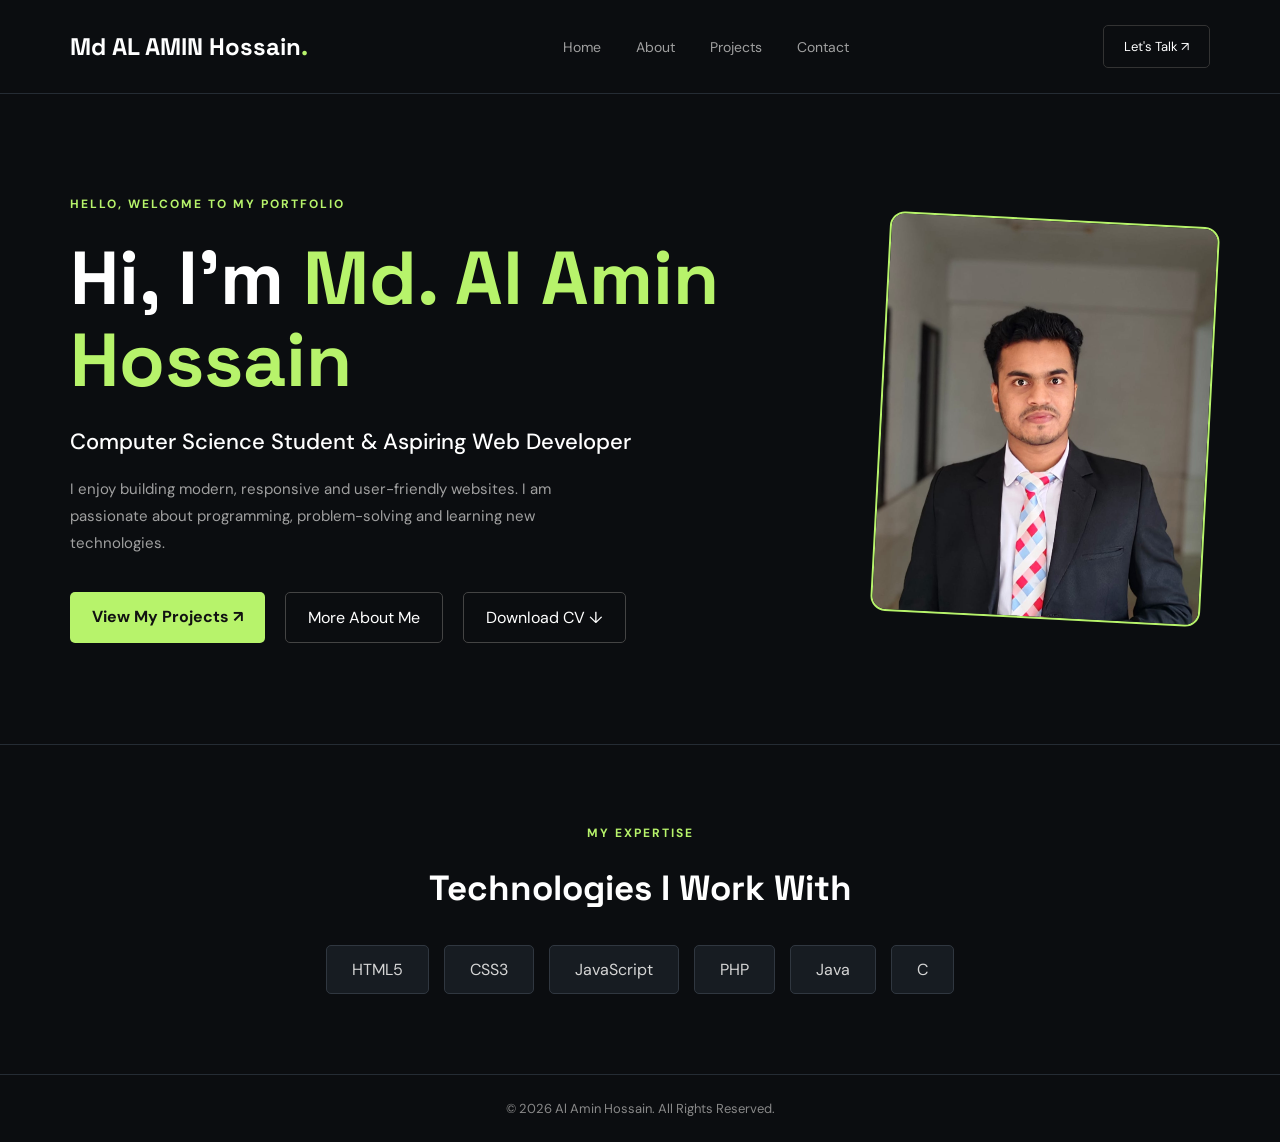
<file: index.html>
<!DOCTYPE html>
<html lang="en">
<head>
    <meta charset="UTF-8">
    <meta name="viewport" content="width=device-width, initial-scale=1.0">


    <link rel="stylesheet" href="css/style.css">

    <link rel="preconnect" href="https://fonts.googleapis.com">
    <link href="https://fonts.googleapis.com/css2?family=DM+Sans:wght@400;500;600;700&family=Space+Grotesk:wght@400;500;600;700&display=swap" rel="stylesheet">
</head>

<body>

    <!-- Header Section -->
    <header>
        
<nav class="navbar">

    <a href="index.html" class="logo">
        Md AL AMIN Hossain<span>.</span>
    </a>

    <button class="menu-toggle"
            id="menuToggle"
            aria-label="Open navigation menu"
            aria-expanded="false">
        ☰
    </button>

    <ul class="nav-links" id="navLinks">
        <li><a href="index.html">Home</a></li>
        <li><a href="about.html">About</a></li>
        <li><a href="projects.html">Projects</a></li>
        <li><a href="contact.html">Contact</a></li>
    </ul>

    <a href="contact.html" class="nav-btn">
        Let's Talk ↗
    </a>

</nav>

    </header>


    <!-- Hero Section -->
    <section class="hero">

        <div class="hero-content">

            <p class="subtitle">
                HELLO, WELCOME TO MY PORTFOLIO
            </p>

            <h1>
                Hi, I'm <span>Md. Al Amin Hossain</span>
            </h1>

            <h2>
                Computer Science Student &
                Aspiring Web Developer
            </h2>

            <p class="description">
                I enjoy building modern, responsive and
                user-friendly websites. I am passionate
                about programming, problem-solving and
                learning new technologies.
            </p>

            <div class="hero-buttons">

                <a href="projects.html" class="primary-btn">
                    View My Projects ↗
                </a>

                <a href="about.html" class="secondary-btn">
                    More About Me
                </a>
                
<a href="assets/Md_Al_Amin_Hossain_CV.pdf"
   class="secondary-btn"
   download>
    Download CV ↓
</a>


            </div>

        </div>


        <!-- Hero Image -->
        <div class="hero-image">

            <div class="image-box">
                <img src="images/profile.jpg"
                     alt="Al Amin Hossain">
            </div>

        </div>

    </section>


    <!-- Skills Preview -->
    <section class="skills-section">

        <p class="subtitle">MY EXPERTISE</p>

        <h2>Technologies I Work With</h2>

        <div class="skills-container">

            <div class="skill">HTML5</div>
            <div class="skill">CSS3</div>
            <div class="skill">JavaScript</div>
            <div class="skill">PHP</div>
            <div class="skill">Java</div>
            <div class="skill">C</div>

        </div>

    </section>


    <!-- Footer -->
    <footer>

        <p>
            © 2026 Al Amin Hossain.
            All Rights Reserved.
        </p>

    </footer>

    <script src="js/script.js"></script>

</body>
</html>
</file>
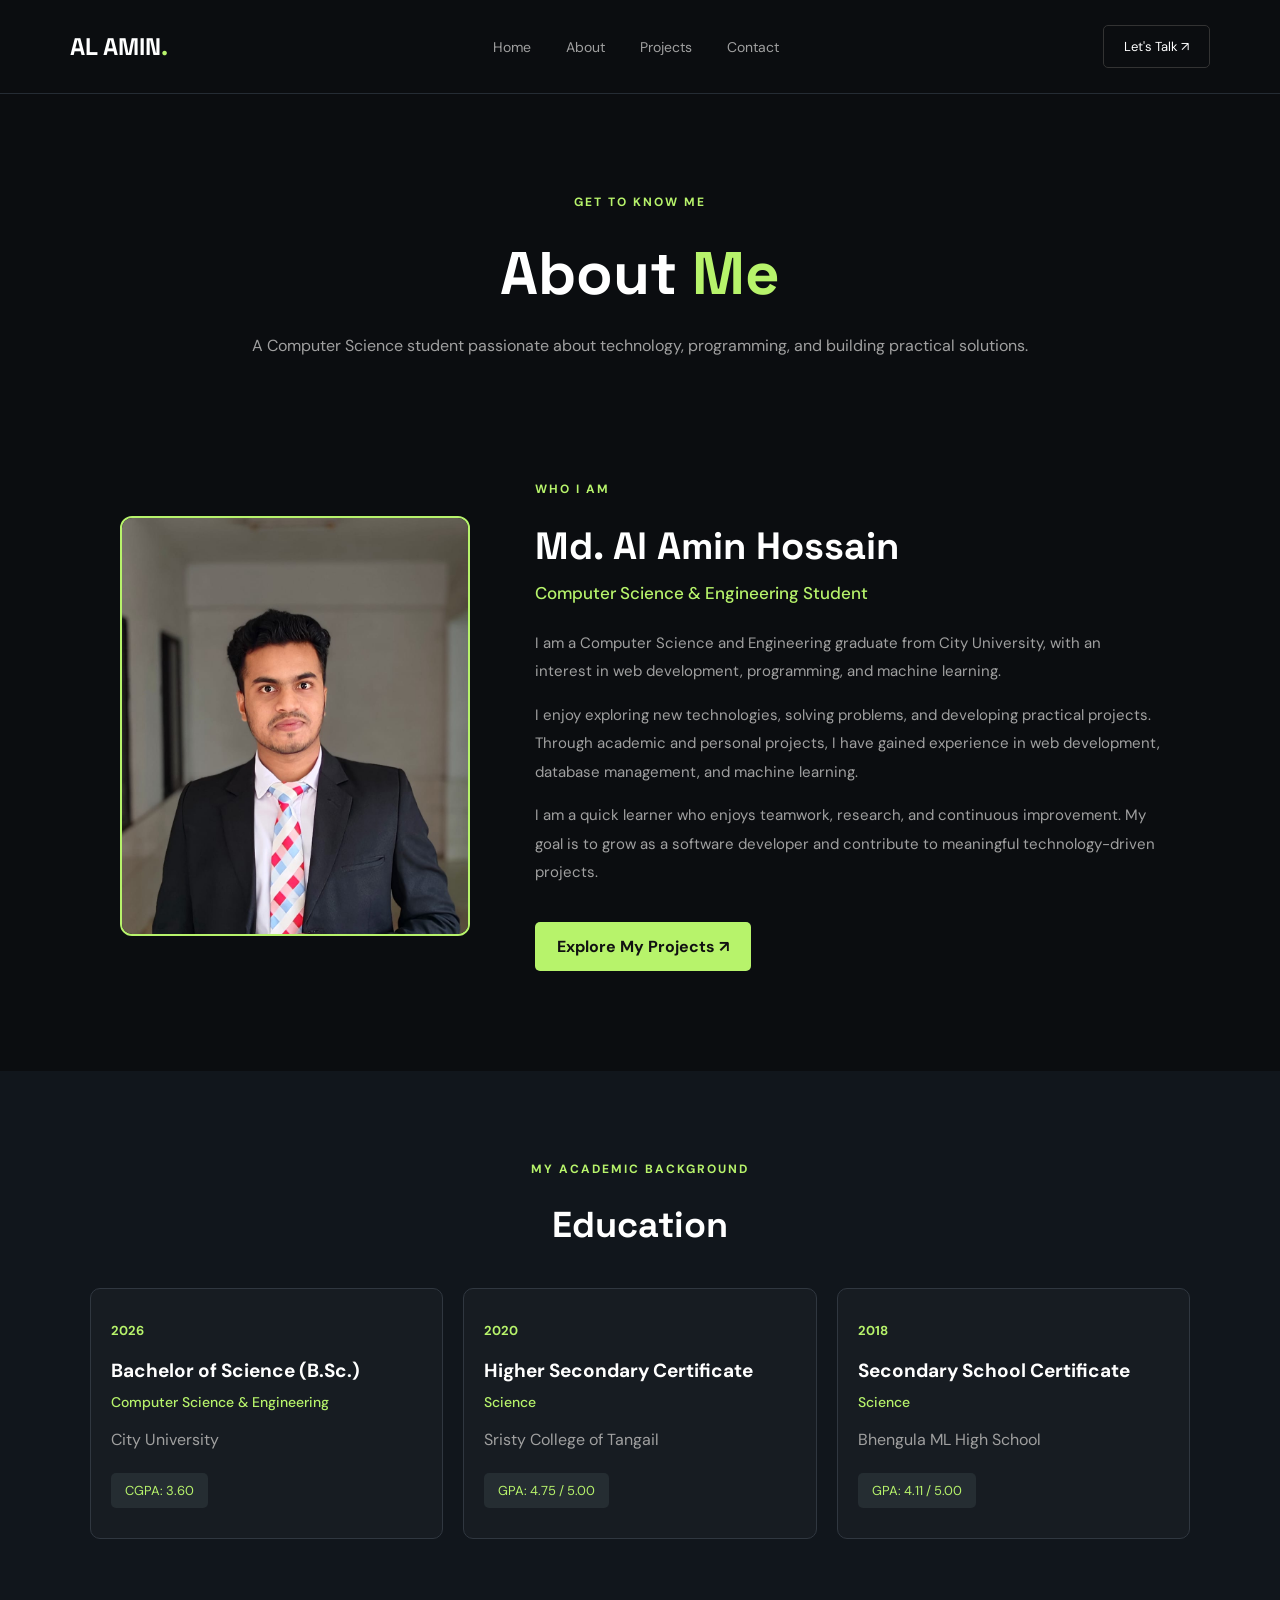
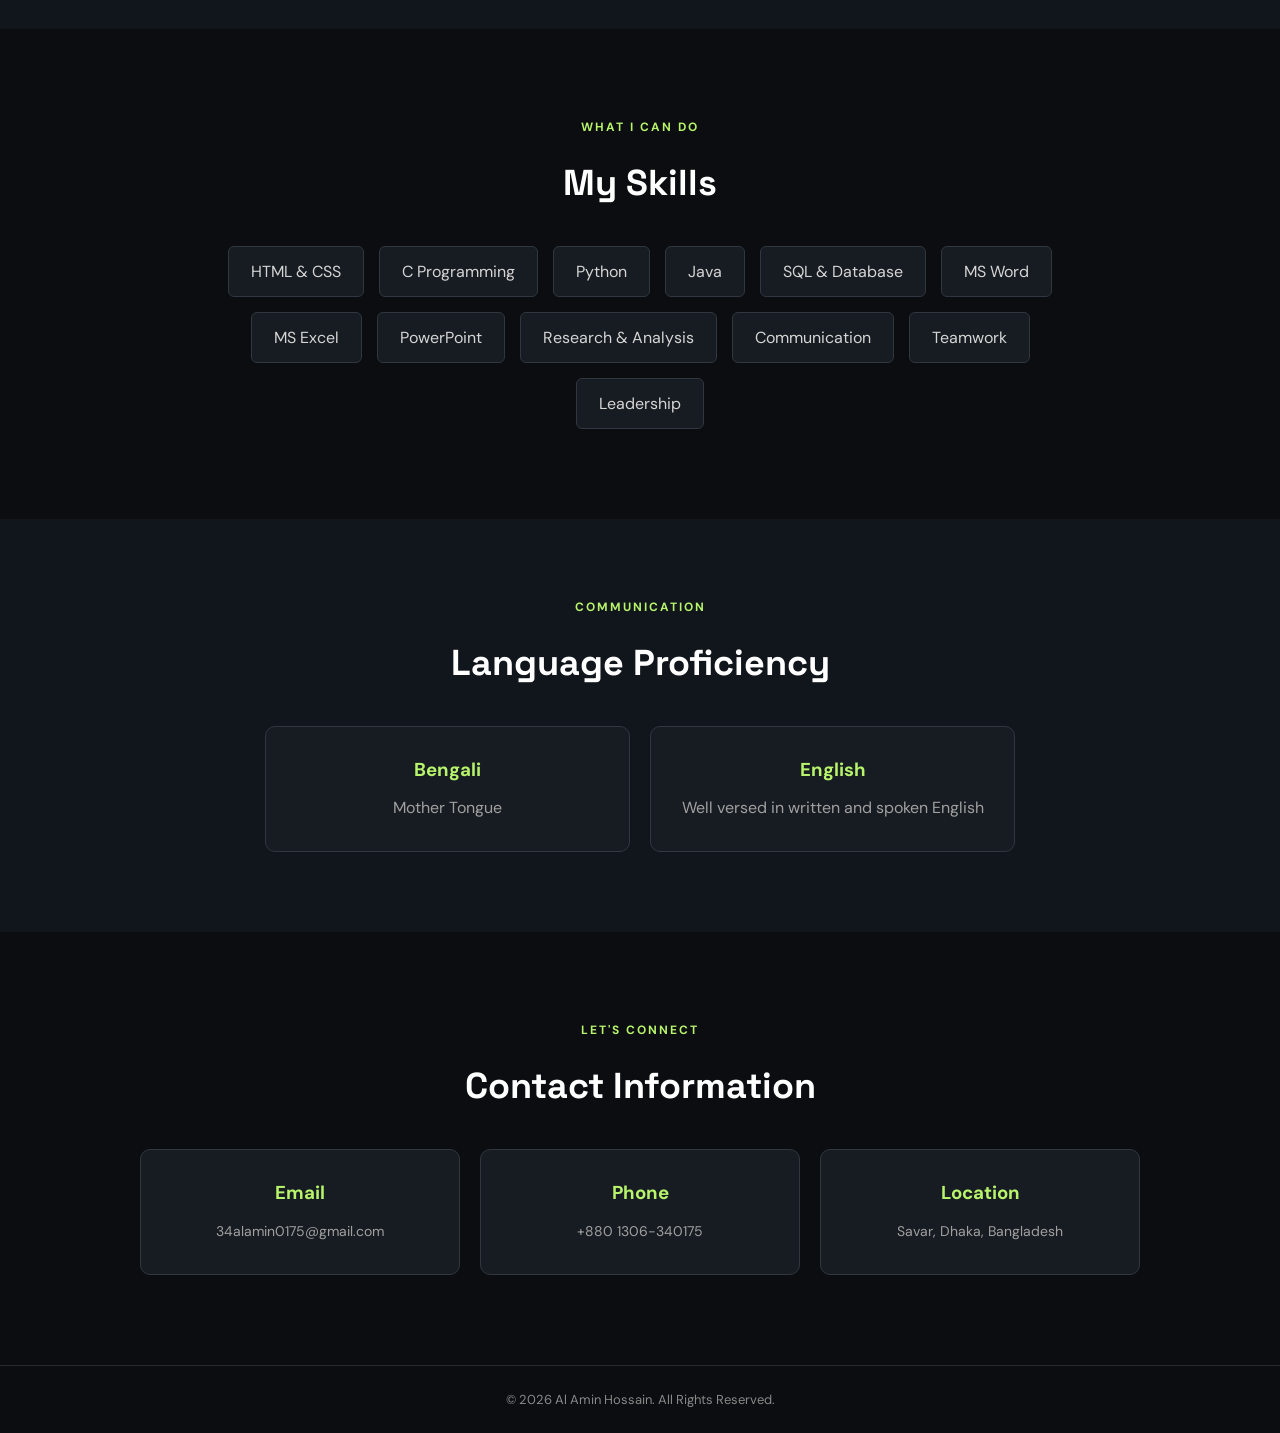
<file: about.html>
<!DOCTYPE html>
<html lang="en">
<head>
    <meta charset="UTF-8">
    <meta name="viewport" content="width=device-width, initial-scale=1.0">

    <title>About Me | Md. Al Amin Hossain</title>

    <link rel="stylesheet" href="css/style.css">

    <link rel="preconnect" href="https://fonts.googleapis.com">
    <link href="https://fonts.googleapis.com/css2?family=DM+Sans:wght@400;500;600;700&family=Space+Grotesk:wght@400;500;600;700&display=swap" rel="stylesheet">
</head>

<body>

    <!-- Header -->
    <header>
        
<nav class="navbar">

    <a href="index.html" class="logo">
        AL AMIN<span>.</span>
    </a>

    <button class="menu-toggle"
            id="menuToggle"
            aria-label="Open navigation menu"
            aria-expanded="false">
        ☰
    </button>

    <ul class="nav-links" id="navLinks">
        <li><a href="index.html">Home</a></li>
        <li><a href="about.html">About</a></li>
        <li><a href="projects.html">Projects</a></li>
        <li><a href="contact.html">Contact</a></li>
    </ul>

    <a href="contact.html" class="nav-btn">
        Let's Talk ↗
    </a>

</nav>

    </header>


    <!-- About Hero -->
    <section class="about-hero">

        <p class="subtitle">GET TO KNOW ME</p>

        <h1>About <span>Me</span></h1>

        <p>
            A Computer Science student passionate about
            technology, programming, and building practical solutions.
        </p>

    </section>


    <!-- Personal Introduction -->
    <section class="about-content">

        <div class="about-image">
            <img src="images/profile.jpg"
                 alt="Md. Al Amin Hossain">
        </div>

        <div class="about-text">

            <p class="subtitle">WHO I AM</p>

            <h2>Md. Al Amin Hossain</h2>

            <h3>Computer Science & Engineering Student</h3>

            <p>
                I am a Computer Science and Engineering graduate
                from City University, with an interest in web
                development, programming, and machine learning.
            </p>

            <p>
                I enjoy exploring new technologies, solving
                problems, and developing practical projects.
                Through academic and personal projects, I have
                gained experience in web development, database
                management, and machine learning.
            </p>

            <p>
                I am a quick learner who enjoys teamwork,
                research, and continuous improvement. My goal
                is to grow as a software developer and contribute
                to meaningful technology-driven projects.
            </p>

            <a href="projects.html" class="primary-btn">
                Explore My Projects ↗
            </a>

        </div>

    </section>


    <!-- Education -->
    <section class="education-section">

        <p class="subtitle">MY ACADEMIC BACKGROUND</p>

        <h2>Education</h2>

        <div class="education-container">

            <div class="education-card">

                <span class="education-year">2026</span>

                <h3>Bachelor of Science (B.Sc.)</h3>

                <h4>Computer Science & Engineering</h4>

                <p>City University</p>

                <span class="education-result">
                    CGPA: 3.60
                </span>

            </div>


            <div class="education-card">

                <span class="education-year">2020</span>

                <h3>Higher Secondary Certificate</h3>

                <h4>Science</h4>

                <p>Sristy College of Tangail</p>

                <span class="education-result">
                    GPA: 4.75 / 5.00
                </span>

            </div>


            <div class="education-card">

                <span class="education-year">2018</span>

                <h3>Secondary School Certificate</h3>

                <h4>Science</h4>

                <p>Bhengula ML High School</p>

                <span class="education-result">
                    GPA: 4.11 / 5.00
                </span>

            </div>

        </div>

    </section>


    <!-- Skills -->
    <section class="about-skills">

        <p class="subtitle">WHAT I CAN DO</p>

        <h2>My Skills</h2>

        <div class="about-skills-container">

            <div class="about-skill">HTML & CSS</div>
            <div class="about-skill">C Programming</div>
            <div class="about-skill">Python</div>
            <div class="about-skill">Java</div>
            <div class="about-skill">SQL & Database</div>
            <div class="about-skill">MS Word</div>
            <div class="about-skill">MS Excel</div>
            <div class="about-skill">PowerPoint</div>
            <div class="about-skill">Research & Analysis</div>
            <div class="about-skill">Communication</div>
            <div class="about-skill">Teamwork</div>
            <div class="about-skill">Leadership</div>

        </div>

    </section>


    <!-- Language -->
    <section class="language-section">

        <p class="subtitle">COMMUNICATION</p>

        <h2>Language Proficiency</h2>

        <div class="language-container">

            <div class="language-card">
                <h3>Bengali</h3>
                <p>Mother Tongue</p>
            </div>

            <div class="language-card">
                <h3>English</h3>
                <p>Well versed in written and spoken English</p>
            </div>

        </div>

    </section>


    <!-- Contact Information -->
    <section class="about-contact">

        <p class="subtitle">LET'S CONNECT</p>

        <h2>Contact Information</h2>

        <div class="contact-info-container">

            <div class="contact-info-card">
                <h3>Email</h3>
                <a href="mailto:34alamin0175@gmail.com">
                    34alamin0175@gmail.com
                </a>
            </div>

            <div class="contact-info-card">
                <h3>Phone</h3>
                <a href="tel:+8801306340175">
                    +880 1306-340175
                </a>
            </div>

            <div class="contact-info-card">
                <h3>Location</h3>
                <p>Savar, Dhaka, Bangladesh</p>
            </div>

        </div>

    </section>


    <!-- Footer -->
    <footer>

        <p>
            © 2026 Md. Al Amin Hossain.
            All Rights Reserved.
        </p>

    </footer>

    <script src="js/script.js"></script>

</body>
</html>
</file>
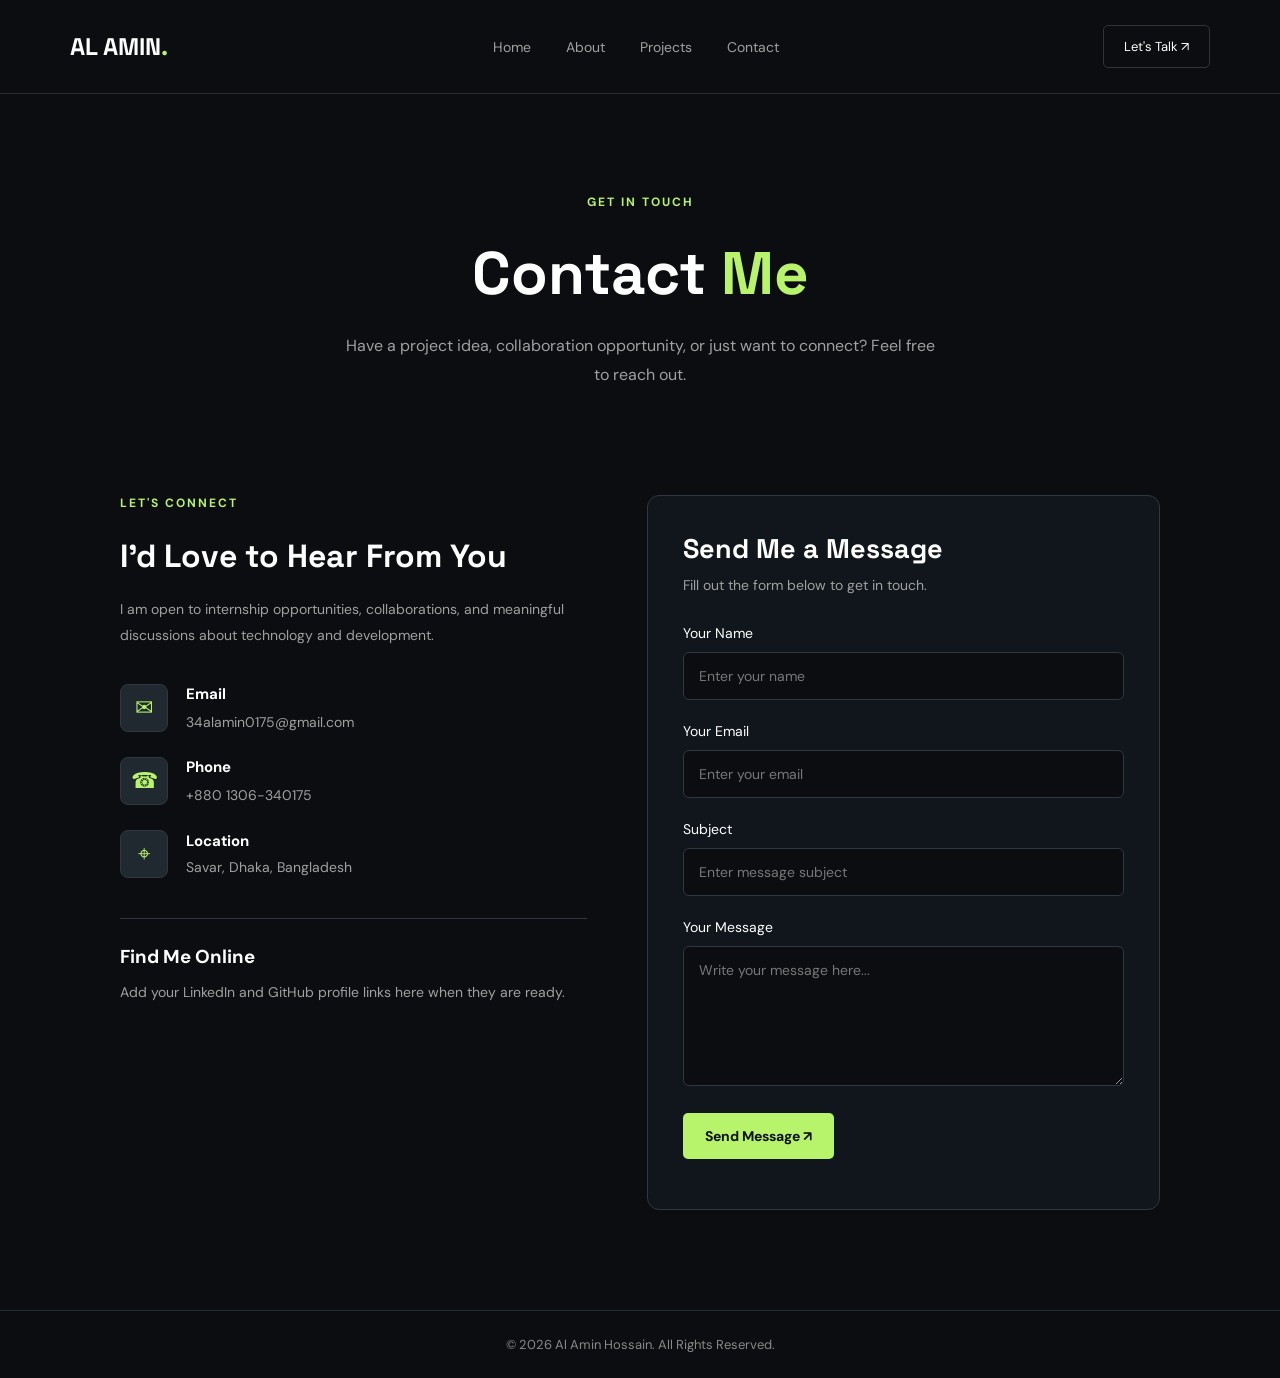
<file: contact.html>
<!DOCTYPE html>
<html lang="en">
<head>
    <meta charset="UTF-8">
    <meta name="viewport" content="width=device-width, initial-scale=1.0">

    <title>Contact | Al Amin Hossain</title>

    <link rel="stylesheet" href="css/style.css">

    <link rel="preconnect" href="https://fonts.googleapis.com">
    <link href="https://fonts.googleapis.com/css2?family=DM+Sans:wght@400;500;600;700&family=Space+Grotesk:wght@400;500;600;700&display=swap" rel="stylesheet">
</head>

<body>

    <!-- Header -->
    <header>
        
<nav class="navbar">

    <a href="index.html" class="logo">
        AL AMIN<span>.</span>
    </a>

    <button class="menu-toggle"
            id="menuToggle"
            aria-label="Open navigation menu"
            aria-expanded="false">
        ☰
    </button>

    <ul class="nav-links" id="navLinks">
        <li><a href="index.html">Home</a></li>
        <li><a href="about.html">About</a></li>
        <li><a href="projects.html">Projects</a></li>
        <li><a href="contact.html">Contact</a></li>
    </ul>

    <a href="contact.html" class="nav-btn">
        Let's Talk ↗
    </a>

</nav>

    </header>


    <!-- Contact Hero -->
    <section class="contact-hero">

        <p class="subtitle">GET IN TOUCH</p>

        <h1>Contact <span>Me</span></h1>

        <p>
            Have a project idea, collaboration opportunity,
            or just want to connect? Feel free to reach out.
        </p>

    </section>


    <!-- Contact Main Section -->
    <section class="contact-main">

        <!-- Contact Details -->
        <div class="contact-details">

            <p class="subtitle">LET'S CONNECT</p>

            <h2>I'd Love to Hear From You</h2>

            <p class="contact-intro">
                I am open to internship opportunities,
                collaborations, and meaningful discussions
                about technology and development.
            </p>


            <div class="contact-item">

                <div class="contact-item-icon">✉</div>

                <div>
                    <h3>Email</h3>
                    <a href="mailto:34alamin0175@gmail.com">
                        34alamin0175@gmail.com
                    </a>
                </div>

            </div>


            <div class="contact-item">

                <div class="contact-item-icon">☎</div>

                <div>
                    <h3>Phone</h3>
                    <a href="tel:+8801306340175">
                        +880 1306-340175
                    </a>
                </div>

            </div>


            <div class="contact-item">

                <div class="contact-item-icon">⌖</div>

                <div>
                    <h3>Location</h3>
                    <p>Savar, Dhaka, Bangladesh</p>
                </div>

            </div>


            <!-- Social Profiles -->
            <div class="social-links">

                <h3>Find Me Online</h3>

                <p>
                    Add your LinkedIn and GitHub profile links here
                    when they are ready.
                </p>

            </div>

        </div>


        <!-- Contact Form -->
        <div class="contact-form-box">

            <h2>Send Me a Message</h2>

            <p>
                Fill out the form below to get in touch.
            </p>

            <form id="contactForm">

                <div class="form-group">

                    <label for="name">Your Name</label>

                    <input
                        type="text"
                        id="name"
                        name="name"
                        placeholder="Enter your name"
                        required
                    >

                </div>


                <div class="form-group">

                    <label for="email">Your Email</label>

                    <input
                        type="email"
                        id="email"
                        name="email"
                        placeholder="Enter your email"
                        required
                    >

                </div>


                <div class="form-group">

                    <label for="subject">Subject</label>

                    <input
                        type="text"
                        id="subject"
                        name="subject"
                        placeholder="Enter message subject"
                        required
                    >

                </div>


                <div class="form-group">

                    <label for="message">Your Message</label>

                    <textarea
                        id="message"
                        name="message"
                        rows="6"
                        placeholder="Write your message here..."
                        required
                    ></textarea>

                </div>


                <button type="submit" class="primary-btn">
                    Send Message ↗
                </button>

                <p id="formMessage" class="form-message"></p>

            </form>

        </div>

    </section>


    <!-- Footer -->
    <footer>

        <p>
            © 2026 Al Amin Hossain.
            All Rights Reserved.
        </p>

    </footer>

    <script src="js/script.js"></script>

</body>
</html>
</file>
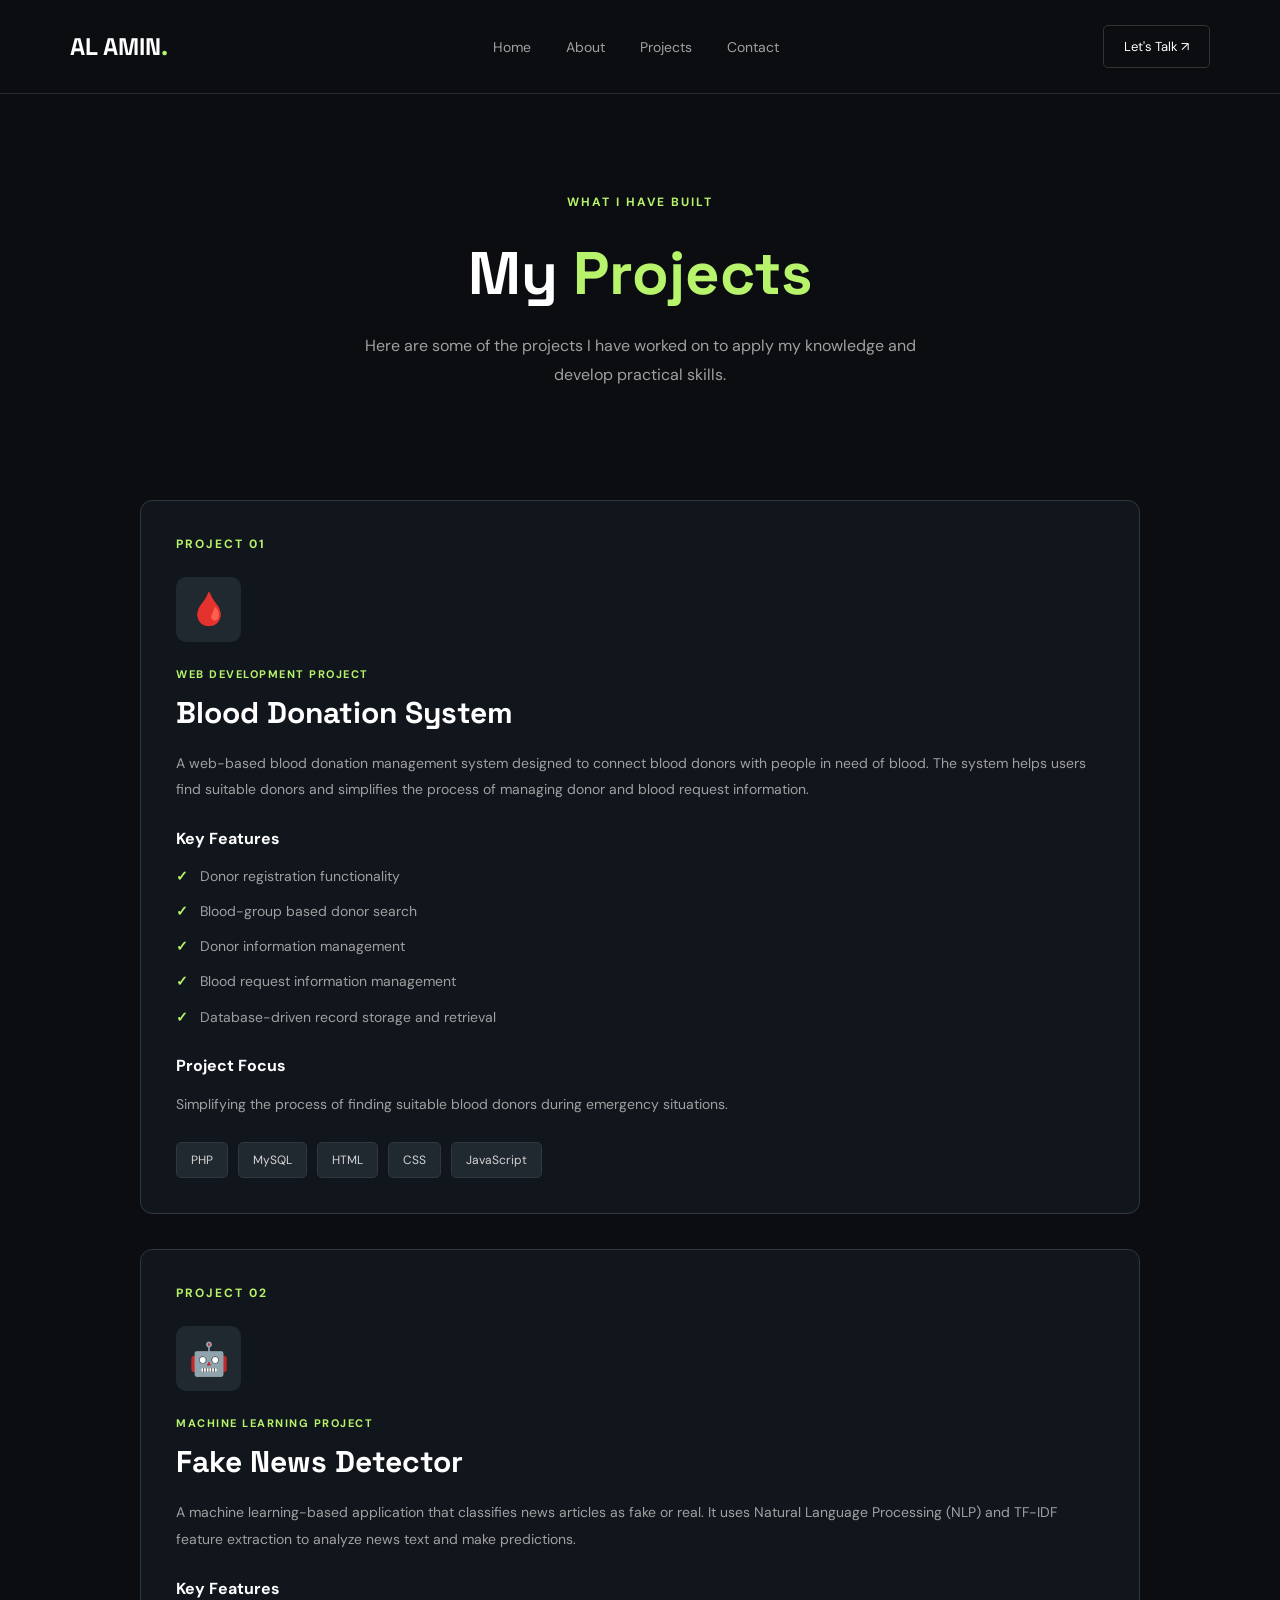
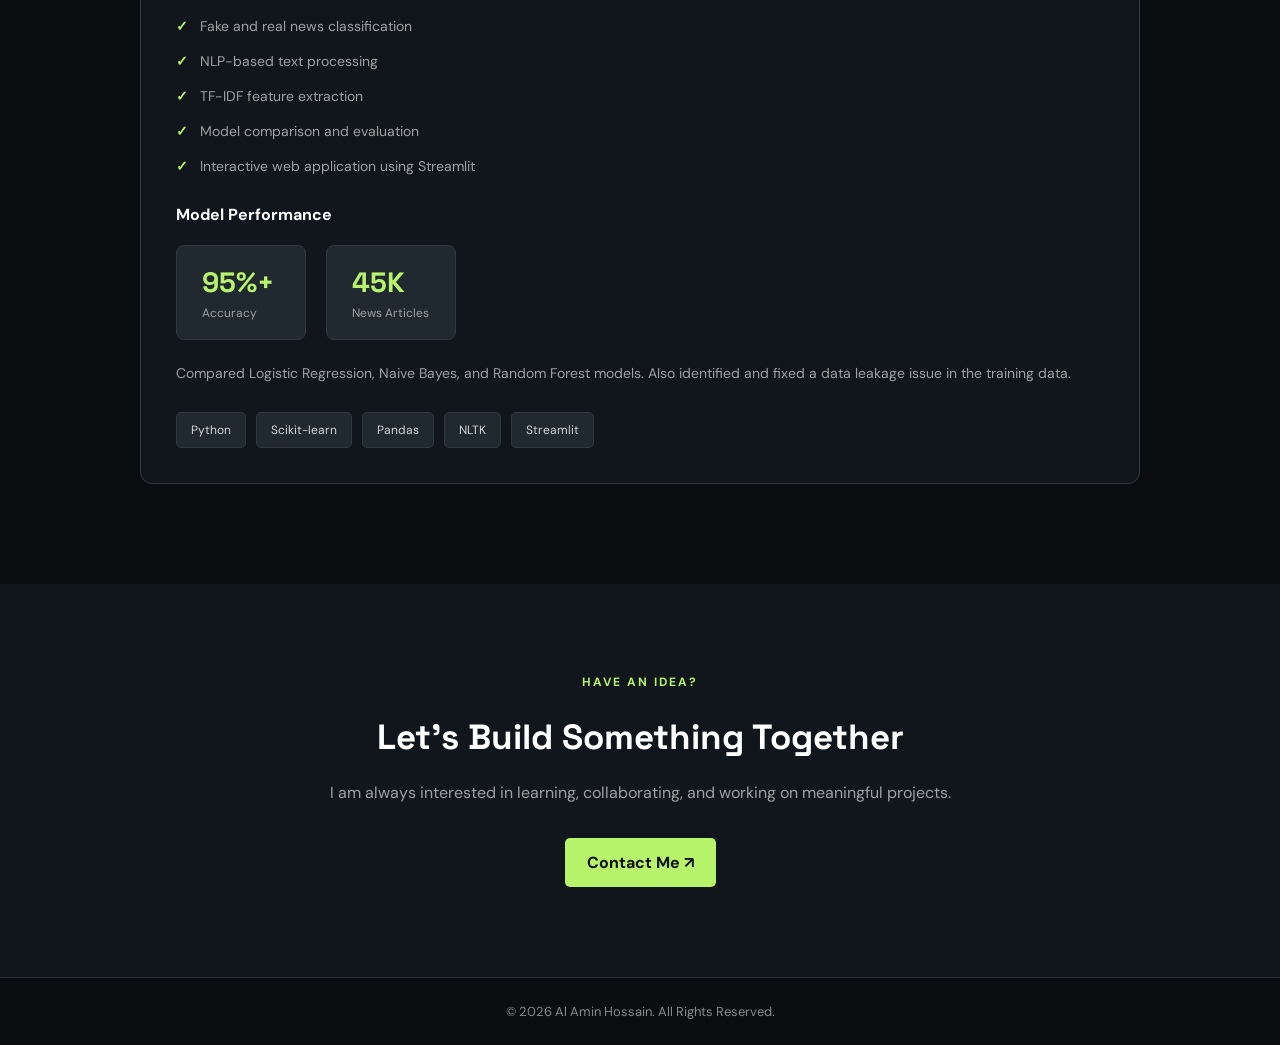
<file: projects.html>
<!DOCTYPE html>
<html lang="en">
<head>
    <meta charset="UTF-8">
    <meta name="viewport" content="width=device-width, initial-scale=1.0">

    <title>My Projects | Al Amin Hossain</title>

    <link rel="stylesheet" href="css/style.css">

    <link rel="preconnect" href="https://fonts.googleapis.com">
    <link href="https://fonts.googleapis.com/css2?family=DM+Sans:wght@400;500;600;700&family=Space+Grotesk:wght@400;500;600;700&display=swap" rel="stylesheet">
</head>

<body>

    <!-- Header -->
    <header>
        
<nav class="navbar">

    <a href="index.html" class="logo">
        AL AMIN<span>.</span>
    </a>

    <button class="menu-toggle"
            id="menuToggle"
            aria-label="Open navigation menu"
            aria-expanded="false">
        ☰
    </button>

    <ul class="nav-links" id="navLinks">
        <li><a href="index.html">Home</a></li>
        <li><a href="about.html">About</a></li>
        <li><a href="projects.html">Projects</a></li>
        <li><a href="contact.html">Contact</a></li>
    </ul>

    <a href="contact.html" class="nav-btn">
        Let's Talk ↗
    </a>

</nav>

    </header>


    <!-- Projects Hero -->
    <section class="projects-hero">

        <p class="subtitle">WHAT I HAVE BUILT</p>

        <h1>My <span>Projects</span></h1>

        <p>
            Here are some of the projects I have worked on
            to apply my knowledge and develop practical skills.
        </p>

    </section>


    <!-- Projects Section -->
    <section class="projects-section">

        <div class="projects-container">


            <!-- Project 1 -->
            <article class="project-card">

                <div class="project-number">
                    PROJECT 01
                </div>

                <div class="project-icon">
                    <span>🩸</span>
                </div>

                <div class="project-content">

                    <p class="project-category">
                        WEB DEVELOPMENT PROJECT
                    </p>

                    <h2>Blood Donation System</h2>

                    <p class="project-description">
                        A web-based blood donation management system
                        designed to connect blood donors with people
                        in need of blood. The system helps users find
                        suitable donors and simplifies the process
                        of managing donor and blood request information.
                    </p>

                    <h3>Key Features</h3>

                    <ul class="project-features">
                        <li>Donor registration functionality</li>
                        <li>Blood-group based donor search</li>
                        <li>Donor information management</li>
                        <li>Blood request information management</li>
                        <li>Database-driven record storage and retrieval</li>
                    </ul>

                    <h3>Project Focus</h3>

                    <p class="project-description">
                        Simplifying the process of finding suitable
                        blood donors during emergency situations.
                    </p>

                   <div class="project-tags">
    <span>PHP</span>
    <span>MySQL</span>
    <span>HTML</span>
    <span>CSS</span>
    <span>JavaScript</span>
</div>

                </div>

            </article>


            <!-- Project 2 -->
            <article class="project-card">

                <div class="project-number">
                    PROJECT 02
                </div>

                <div class="project-icon">
                    <span>🤖</span>
                </div>

                <div class="project-content">

                    <p class="project-category">
                        MACHINE LEARNING PROJECT
                    </p>

                    <h2>Fake News Detector</h2>

                    <p class="project-description">
                        A machine learning-based application that
                        classifies news articles as fake or real.
                        It uses Natural Language Processing (NLP)
                        and TF-IDF feature extraction to analyze
                        news text and make predictions.
                    </p>

                    <h3>Key Features</h3>

                    <ul class="project-features">
                        <li>Fake and real news classification</li>
                        <li>NLP-based text processing</li>
                        <li>TF-IDF feature extraction</li>
                        <li>Model comparison and evaluation</li>
                        <li>Interactive web application using Streamlit</li>
                    </ul>

                    <h3>Model Performance</h3>

                    <div class="project-stat">

                        <div>
                            <h4>95%+</h4>
                            <p>Accuracy</p>
                        </div>

                        <div>
                            <h4>45K</h4>
                            <p>News Articles</p>
                        </div>

                    </div>

                    <p class="project-description">
                        Compared Logistic Regression, Naive Bayes,
                        and Random Forest models. Also identified
                        and fixed a data leakage issue in the
                        training data.
                    </p>

                    <div class="project-tags">
                        <span>Python</span>
                        <span>Scikit-learn</span>
                        <span>Pandas</span>
                        <span>NLTK</span>
                        <span>Streamlit</span>
                    </div>

                </div>

            </article>


        </div>

    </section>


    <!-- Call To Action -->
    <section class="project-cta">

        <p class="subtitle">HAVE AN IDEA?</p>

        <h2>Let's Build Something Together</h2>

        <p>
            I am always interested in learning, collaborating,
            and working on meaningful projects.
        </p>

        <a href="contact.html" class="primary-btn">
            Contact Me ↗
        </a>

    </section>


    <!-- Footer -->
    <footer>

        <p>
            © 2026 Al Amin Hossain.
            All Rights Reserved.
        </p>

    </footer>

    <script src="js/script.js"></script>

</body>
</html>
</file>
<file: css/style.css>
/* Google Font */
* {
    margin: 0;
    padding: 0;
    box-sizing: border-box;
}

body {
    background: #0b0d10;
    color: #ffffff;
    font-family: 'DM Sans', sans-serif;
}

/* Header */

header {
    width: 100%;
    border-bottom: 1px solid #252c34;
}

.navbar {
    max-width: 1200px;
    margin: auto;
    padding: 25px 30px;

    display: flex;
    align-items: center;
    justify-content: space-between;
}

.logo {
    font-family: 'Space Grotesk', sans-serif;
    font-size: 24px;
    font-weight: 700;
    color: white;
    text-decoration: none;
}

.logo span {
    color: #b7f36b;
}

.nav-links {
    display: flex;
    gap: 35px;
    list-style: none;
}

.nav-links a {
    text-decoration: none;
    color: #a0a0a0;
    font-size: 14px;
    transition: 0.3s;
}

.nav-links a:hover,
.nav-links .active {
    color: #b7f36b;
}

.nav-btn {
    padding: 12px 20px;
    border: 1px solid #333;
    border-radius: 5px;

    color: white;
    text-decoration: none;
    font-size: 13px;
}

/* Hero Section */

.hero {
    max-width: 1200px;
    min-height: 650px;

    margin: auto;
    padding: 80px 30px;

    display: flex;
    align-items: center;
    justify-content: space-between;
    gap: 50px;
}

.hero-content {
    max-width: 650px;
}

.subtitle {
    color: #b7f36b;
    font-size: 12px;
    font-weight: 700;
    letter-spacing: 2px;
    margin-bottom: 25px;
}

.hero h1 {
    font-family: 'Space Grotesk', sans-serif;
    font-size: 75px;
    line-height: 1.1;
    margin-bottom: 25px;
}

.hero h1 span {
    color: #b7f36b;
}

.hero h2 {
    font-size: 22px;
    font-weight: 500;
    margin-bottom: 20px;
}

.description {
    color: #a0a0a0;
    font-size: 15px;
    line-height: 1.8;
    max-width: 520px;
}

/* Buttons */

.hero-buttons {
    display: flex;
    gap: 20px;
    margin-top: 35px;
    flex-wrap: wrap;
}

.primary-btn {
    background: #b7f36b;
    color: #111;
    padding: 14px 22px;
    border-radius: 5px;

    text-decoration: none;
    font-weight: 700;
}

.secondary-btn {
    border: 1px solid #444;
    color: white;
    padding: 14px 22px;
    border-radius: 5px;

    text-decoration: none;
}

/* Profile Image */

.hero-image {
    display: flex;
    justify-content: center;
    align-items: center;
}

.image-box {
    width: 330px;
    height: 400px;

    border: 2px solid #b7f36b;
    border-radius: 15px;
    overflow: hidden;
    transform: rotate(3deg);
}

.image-box img {
    width: 100%;
    height: 100%;
    object-fit: cover;
}

/* Skills */

.skills-section {
    text-align: center;
    padding: 80px 30px;
    border-top: 1px solid #252c34;
}

.skills-section h2 {
    font-family: 'Space Grotesk', sans-serif;
    font-size: 35px;
    margin-bottom: 35px;
}

.skills-container {
    max-width: 850px;
    margin: auto;

    display: flex;
    justify-content: center;
    flex-wrap: wrap;
    gap: 15px;
}

.skill {
    background: #171c22;
    border: 1px solid #303740;
    padding: 13px 25px;
    border-radius: 5px;
    color: #d5d5d5;
}

/* Footer */

footer {
    text-align: center;
    padding: 25px;
    border-top: 1px solid #252c34;
    color: #888;
    font-size: 13px;
}

/* Responsive Design */

@media (max-width: 768px) {

    .navbar {
        flex-direction: column;
        gap: 20px;
    }

    .nav-links {
        gap: 18px;
        flex-wrap: wrap;
        justify-content: center;
    }

    .hero {
        flex-direction: column;
        text-align: center;
        padding-top: 60px;
    }

    .hero h1 {
        font-size: 50px;
    }

    .description {
        margin: auto;
    }

    .hero-buttons {
        justify-content: center;
    }

    .image-box {
        width: 270px;
        height: 320px;
    }
}


/* =========================
   ABOUT PAGE
========================= */

.about-hero {
    text-align: center;
    padding: 100px 20px 70px;
}

.about-hero h1 {
    font-family: 'Space Grotesk', sans-serif;
    font-size: 60px;
    margin-bottom: 20px;
}

.about-hero h1 span {
    color: #b7f36b;
}

.about-hero > p:last-child {
    color: #a0a0a0;
    line-height: 1.8;
}


/* Personal Introduction */

.about-content {
    max-width: 1100px;
    margin: auto;
    padding: 50px 30px 100px;

    display: flex;
    align-items: center;
    gap: 65px;
}

.about-image {
    width: 350px;
    height: 420px;
    flex-shrink: 0;

    border: 2px solid #b7f36b;
    border-radius: 12px;
    overflow: hidden;
}

.about-image img {
    width: 100%;
    height: 100%;
    object-fit: cover;
}

.about-text {
    flex: 1;
}

.about-text h2 {
    font-family: 'Space Grotesk', sans-serif;
    font-size: 38px;
    margin-bottom: 12px;
}

.about-text h3 {
    color: #b7f36b;
    font-size: 17px;
    font-weight: 500;
    margin-bottom: 25px;
}

.about-text p:not(.subtitle) {
    color: #a0a0a0;
    font-size: 15px;
    line-height: 1.9;
    margin-bottom: 15px;
}

.about-text .primary-btn {
    display: inline-block;
    margin-top: 20px;
}


/* Education */

.education-section {
    padding: 90px 30px;
    background: #11161c;
    text-align: center;
}

.education-section h2,
.about-skills h2,
.language-section h2,
.about-contact h2 {
    font-family: 'Space Grotesk', sans-serif;
    font-size: 36px;
    margin-bottom: 40px;
}

.education-container {
    max-width: 1100px;
    margin: auto;

    display: grid;
    grid-template-columns: repeat(3, 1fr);
    gap: 20px;
}

.education-card {
    background: #171c22;
    border: 1px solid #303740;
    border-radius: 10px;
    padding: 30px 20px;
    text-align: left;
    transition: 0.3s;
}

.education-card:hover {
    transform: translateY(-6px);
    border-color: #b7f36b;
}

.education-year {
    color: #b7f36b;
    font-size: 13px;
    font-weight: 700;
}

.education-card h3 {
    font-size: 19px;
    margin: 18px 0 10px;
}

.education-card h4 {
    color: #b7f36b;
    font-size: 14px;
    font-weight: 500;
    margin-bottom: 15px;
}

.education-card p {
    color: #a0a0a0;
    line-height: 1.7;
    margin-bottom: 20px;
}

.education-result {
    display: inline-block;
    background: #252d32;
    color: #b7f36b;
    padding: 9px 14px;
    border-radius: 5px;
    font-size: 13px;
}


/* Skills */

.about-skills {
    padding: 90px 30px;
    text-align: center;
}

.about-skills-container {
    max-width: 900px;
    margin: auto;

    display: flex;
    justify-content: center;
    flex-wrap: wrap;
    gap: 15px;
}

.about-skill {
    background: #171c22;
    border: 1px solid #303740;
    color: #d5d5d5;
    padding: 14px 22px;
    border-radius: 6px;
    transition: 0.3s;
}

.about-skill:hover {
    border-color: #b7f36b;
    color: #b7f36b;
}


/* Language */

.language-section {
    background: #11161c;
    padding: 80px 30px;
    text-align: center;
}

.language-container {
    max-width: 750px;
    margin: auto;

    display: grid;
    grid-template-columns: repeat(2, 1fr);
    gap: 20px;
}

.language-card {
    background: #171c22;
    border: 1px solid #303740;
    padding: 30px;
    border-radius: 10px;
}

.language-card h3 {
    color: #b7f36b;
    margin-bottom: 12px;
}

.language-card p {
    color: #a0a0a0;
    line-height: 1.7;
}


/* Contact Information */

.about-contact {
    padding: 90px 30px;
    text-align: center;
}

.contact-info-container {
    max-width: 1000px;
    margin: auto;

    display: grid;
    grid-template-columns: repeat(3, 1fr);
    gap: 20px;
}

.contact-info-card {
    background: #171c22;
    border: 1px solid #303740;
    border-radius: 10px;
    padding: 30px 15px;
}

.contact-info-card h3 {
    color: #b7f36b;
    margin-bottom: 15px;
}

.contact-info-card p,
.contact-info-card a {
    color: #a0a0a0;
    font-size: 14px;
    line-height: 1.7;
    text-decoration: none;
    overflow-wrap: anywhere;
}

.contact-info-card a:hover {
    color: #b7f36b;
}


/* Responsive Design */

@media (max-width: 900px) {

    .education-container {
        grid-template-columns: repeat(2, 1fr);
    }

    .about-content {
        gap: 35px;
    }

}

@media (max-width: 768px) {

    .about-hero {
        padding: 70px 20px 45px;
    }

    .about-hero h1 {
        font-size: 45px;
    }

    .about-content {
        flex-direction: column;
        text-align: center;
        padding: 40px 20px 70px;
    }

    .about-image {
        width: 270px;
        height: 320px;
    }

    .about-text h2 {
        font-size: 30px;
    }

    .education-container,
    .language-container,
    .contact-info-container {
        grid-template-columns: 1fr;
    }

    .education-section,
    .about-skills,
    .language-section,
    .about-contact {
        padding: 65px 20px;
    }

    .education-section h2,
    .about-skills h2,
    .language-section h2,
    .about-contact h2 {
        font-size: 30px;
    }

}


/* =========================
   PROJECTS PAGE
========================= */

.projects-hero {
    text-align: center;
    padding: 100px 20px 70px;
}

.projects-hero h1 {
    font-family: 'Space Grotesk', sans-serif;
    font-size: 60px;
    margin-bottom: 20px;
}

.projects-hero h1 span {
    color: #b7f36b;
}

.projects-hero > p:last-child {
    color: #a0a0a0;
    line-height: 1.8;
    max-width: 600px;
    margin: auto;
}


/* Projects Container */

.projects-section {
    padding: 40px 30px 100px;
}

.projects-container {
    max-width: 1000px;
    margin: auto;

    display: grid;
    grid-template-columns: 1fr;
    gap: 35px;
}


/* Project Card */

.project-card {
    position: relative;
    background: #11161c;
    border: 1px solid #303740;
    border-radius: 12px;
    padding: 35px;

    transition: 0.3s;
}

.project-card:hover {
    border-color: #b7f36b;
    transform: translateY(-5px);
}

.project-number {
    color: #b7f36b;
    font-size: 12px;
    font-weight: 700;
    letter-spacing: 2px;
}

.project-icon {
    width: 65px;
    height: 65px;
    margin: 25px 0;

    background: #202830;
    border-radius: 10px;

    display: flex;
    justify-content: center;
    align-items: center;
}

.project-icon span {
    font-size: 32px;
}

.project-category {
    color: #b7f36b;
    font-size: 11px;
    font-weight: 700;
    letter-spacing: 1.5px;
    margin-bottom: 12px;
}

.project-content h2 {
    font-family: 'Space Grotesk', sans-serif;
    font-size: 30px;
    margin-bottom: 18px;
}

.project-description {
    color: #a0a0a0;
    font-size: 14px;
    line-height: 1.9;
    margin-bottom: 22px;
}

.project-content h3 {
    font-size: 16px;
    margin: 25px 0 15px;
}


/* Project Features */

.project-features {
    list-style: none;
    padding: 0;
}

.project-features li {
    color: #a0a0a0;
    font-size: 14px;
    line-height: 1.8;
    margin-bottom: 10px;
}

.project-features li::before {
    content: "✓";
    color: #b7f36b;
    font-weight: bold;
    margin-right: 12px;
}


/* Project Tags */

.project-tags {
    display: flex;
    flex-wrap: wrap;
    gap: 10px;
    margin-top: 25px;
}

.project-tags span {
    background: #202830;
    border: 1px solid #303740;
    color: #d5d5d5;

    padding: 9px 14px;
    border-radius: 5px;
    font-size: 12px;
}


/* Project Statistics */

.project-stat {
    display: flex;
    gap: 20px;
    margin: 20px 0;
}

.project-stat div {
    background: #202830;
    border: 1px solid #303740;
    border-radius: 8px;
    padding: 18px 25px;
    min-width: 130px;
}

.project-stat h4 {
    color: #b7f36b;
    font-family: 'Space Grotesk', sans-serif;
    font-size: 28px;
    margin-bottom: 5px;
}

.project-stat p {
    color: #a0a0a0;
    font-size: 12px;
}


/* Project CTA */

.project-cta {
    text-align: center;
    background: #11161c;
    padding: 90px 25px;
}

.project-cta h2 {
    font-family: 'Space Grotesk', sans-serif;
    font-size: 35px;
    margin-bottom: 20px;
}

.project-cta > p:not(.subtitle) {
    color: #a0a0a0;
    line-height: 1.8;
    margin-bottom: 30px;
}

.project-cta .primary-btn {
    display: inline-block;
}


/* Responsive Design */

@media (max-width: 768px) {

    .projects-hero {
        padding: 70px 20px 45px;
    }

    .projects-hero h1 {
        font-size: 45px;
    }

    .projects-section {
        padding: 30px 18px 70px;
    }

    .project-card {
        padding: 25px 20px;
    }

    .project-content h2 {
        font-size: 25px;
    }

    .project-stat {
        flex-wrap: wrap;
    }

    .project-cta h2 {
        font-size: 28px;
    }

}


/* =========================
   CONTACT PAGE
========================= */

.contact-hero {
    text-align: center;
    padding: 100px 20px 65px;
}

.contact-hero h1 {
    font-family: 'Space Grotesk', sans-serif;
    font-size: 60px;
    margin-bottom: 20px;
}

.contact-hero h1 span {
    color: #b7f36b;
}

.contact-hero > p:last-child {
    max-width: 600px;
    margin: auto;
    color: #a0a0a0;
    line-height: 1.8;
}


/* Main Contact Layout */

.contact-main {
    max-width: 1100px;
    margin: auto;
    padding: 40px 30px 100px;

    display: grid;
    grid-template-columns: 1fr 1.1fr;
    gap: 60px;
    align-items: start;
}


/* Contact Details */

.contact-details h2 {
    font-family: 'Space Grotesk', sans-serif;
    font-size: 32px;
    margin-bottom: 20px;
}

.contact-intro {
    color: #a0a0a0;
    font-size: 14px;
    line-height: 1.9;
    margin-bottom: 35px;
}

.contact-item {
    display: flex;
    align-items: center;
    gap: 18px;
    margin-bottom: 25px;
}

.contact-item-icon {
    width: 48px;
    height: 48px;
    flex-shrink: 0;

    display: flex;
    align-items: center;
    justify-content: center;

    background: #202830;
    border: 1px solid #303740;
    border-radius: 8px;

    color: #b7f36b;
    font-size: 22px;
}

.contact-item h3 {
    font-size: 15px;
    margin-bottom: 7px;
}

.contact-item p,
.contact-item a {
    color: #a0a0a0;
    font-size: 14px;
    text-decoration: none;
    overflow-wrap: anywhere;
}

.contact-item a:hover {
    color: #b7f36b;
}


/* Social Links */

.social-links {
    margin-top: 40px;
    padding-top: 25px;
    border-top: 1px solid #303740;
}

.social-links h3 {
    margin-bottom: 12px;
}

.social-links p {
    color: #a0a0a0;
    font-size: 14px;
    line-height: 1.7;
}


/* Contact Form */

.contact-form-box {
    background: #11161c;
    border: 1px solid #303740;
    border-radius: 12px;
    padding: 35px;
}

.contact-form-box h2 {
    font-family: 'Space Grotesk', sans-serif;
    font-size: 27px;
    margin-bottom: 10px;
}

.contact-form-box > p {
    color: #a0a0a0;
    font-size: 14px;
    margin-bottom: 30px;
}

.form-group {
    margin-bottom: 22px;
}

.form-group label {
    display: block;
    font-size: 14px;
    margin-bottom: 10px;
}

.form-group input,
.form-group textarea {
    width: 100%;
    padding: 14px 15px;

    background: #0b0d10;
    border: 1px solid #303740;
    border-radius: 6px;

    color: white;
    font-family: 'DM Sans', sans-serif;
    font-size: 14px;

    outline: none;
    transition: 0.3s;
}

.form-group input:focus,
.form-group textarea:focus {
    border-color: #b7f36b;
}

.form-group input::placeholder,
.form-group textarea::placeholder {
    color: #777;
}

.form-group textarea {
    resize: vertical;
    min-height: 140px;
}

.contact-form-box button {
    border: none;
    cursor: pointer;
    font-family: 'DM Sans', sans-serif;
    font-size: 14px;
}

.form-message {
    margin-top: 15px;
    color: #b7f36b;
    font-size: 13px;
    line-height: 1.7;
}


/* Responsive */

@media (max-width: 768px) {

    .contact-hero {
        padding: 70px 20px 40px;
    }

    .contact-hero h1 {
        font-size: 45px;
    }

    .contact-main {
        grid-template-columns: 1fr;
        padding: 30px 18px 70px;
        gap: 40px;
    }

    .contact-details h2 {
        font-size: 28px;
    }

    .contact-form-box {
        padding: 25px 20px;
    }

}

.navbar {
    position: relative;
    z-index: 100;
}

.menu-toggle {
    display: none;
    background: transparent;
    border: 1px solid #303740;
    color: #b7f36b;
    font-size: 25px;
    padding: 5px 12px;
    border-radius: 5px;
    cursor: pointer;
}
</file>
